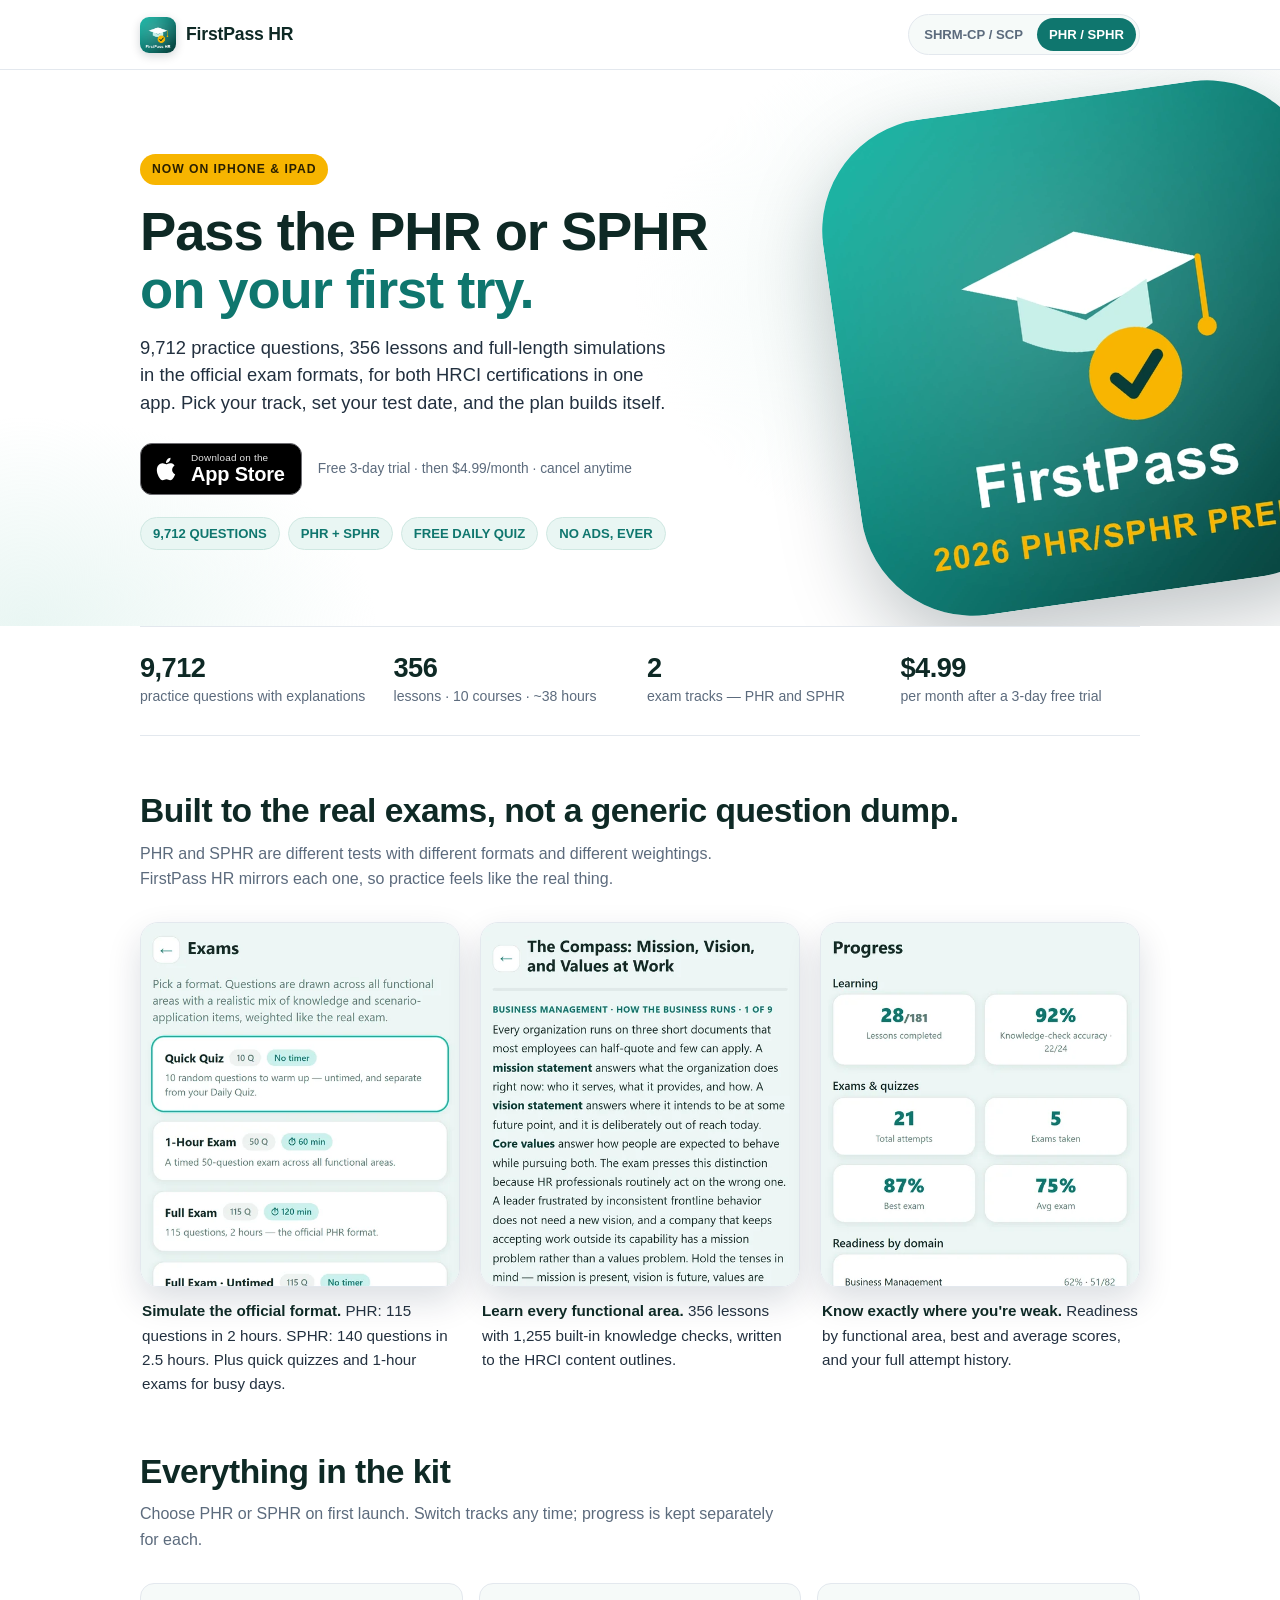
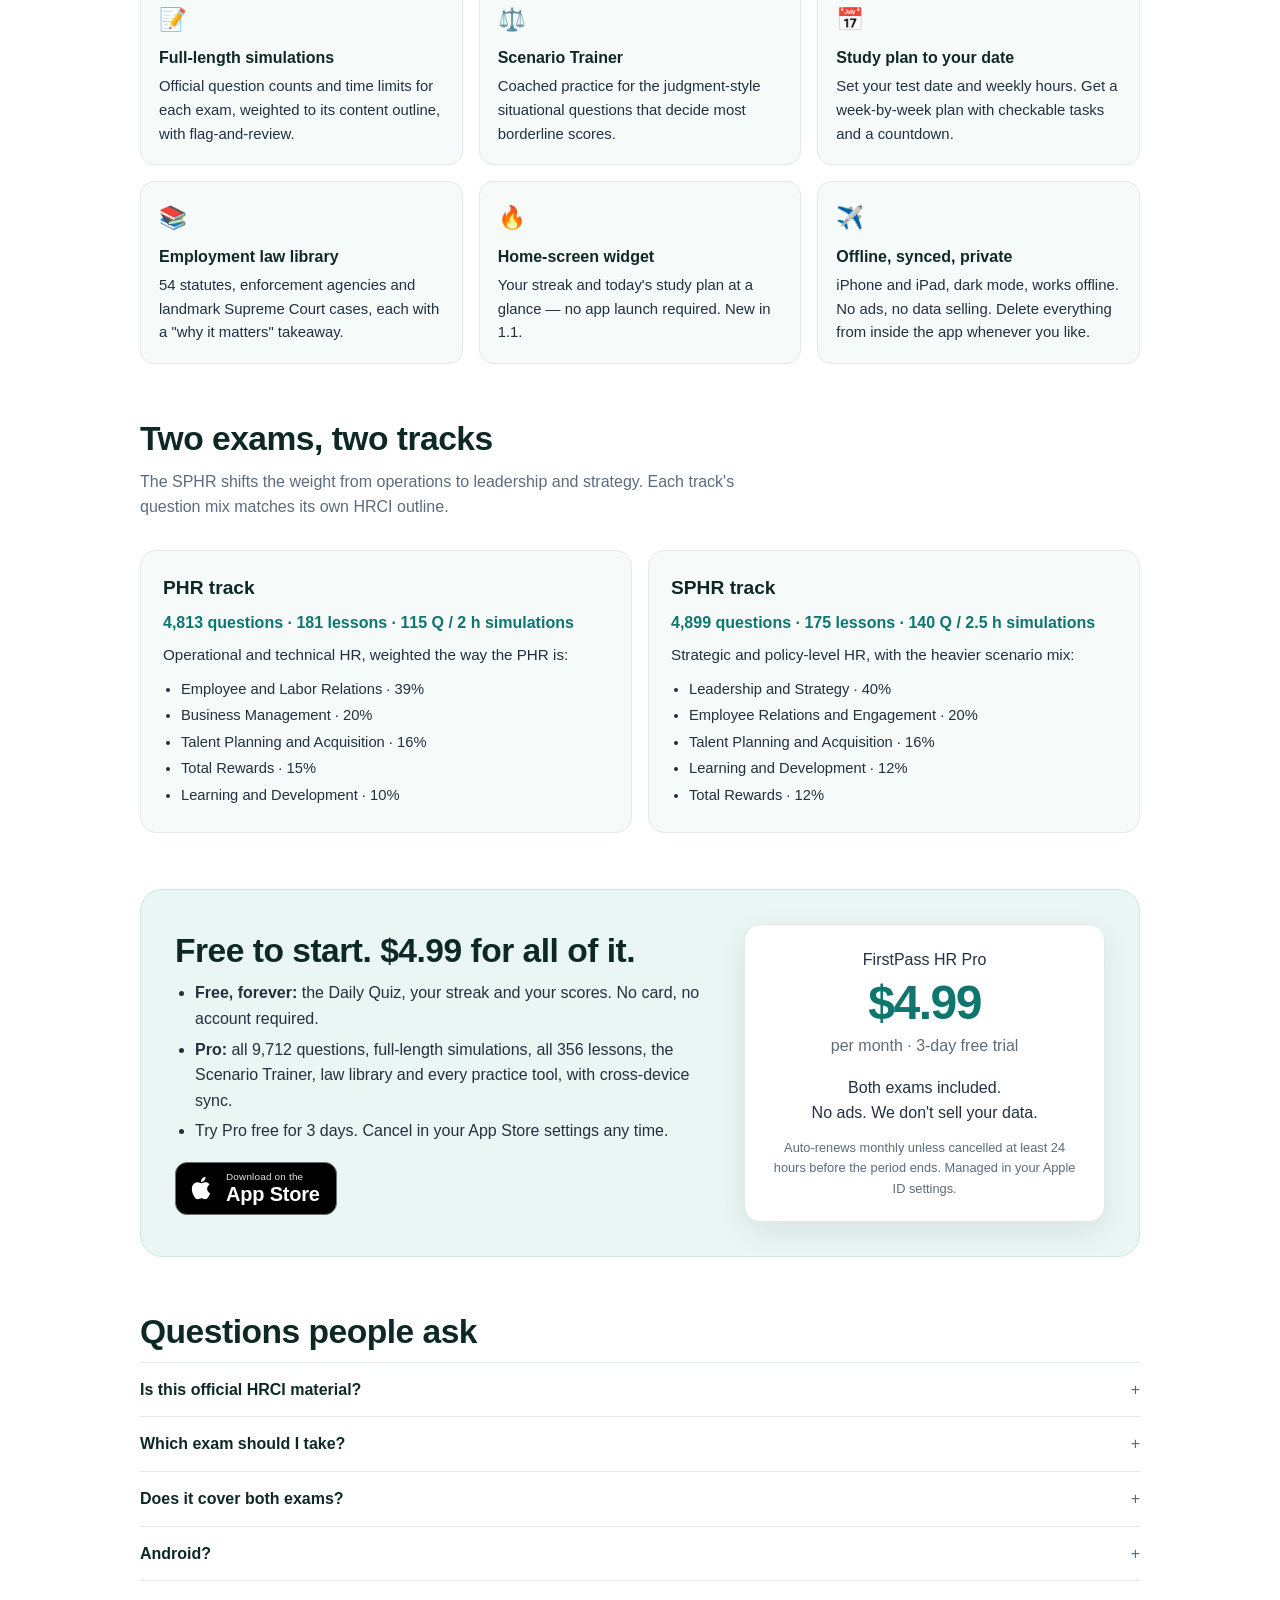
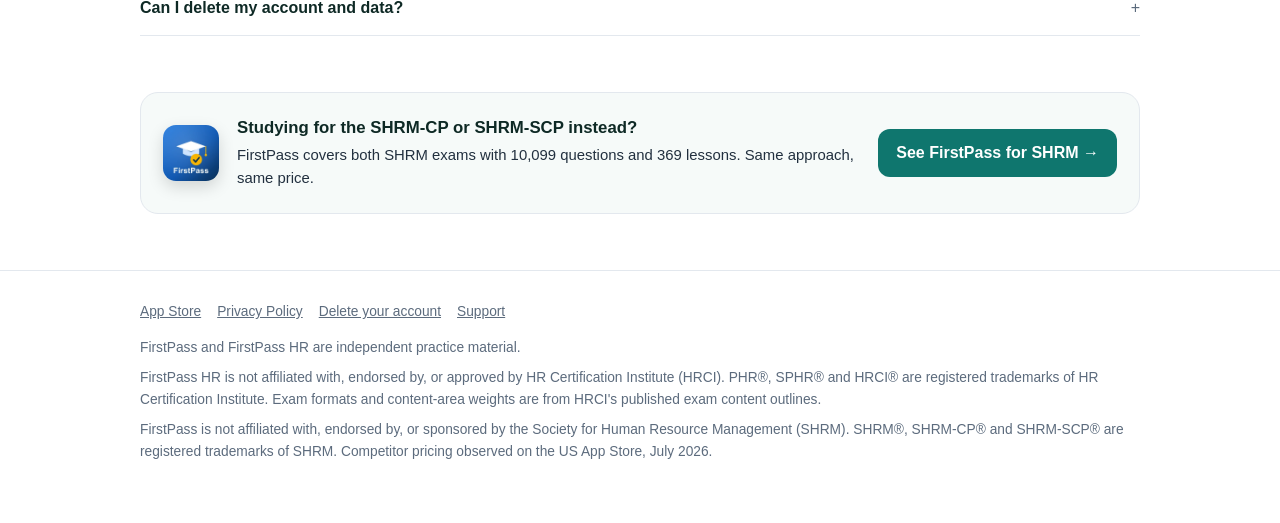
<file: index.html>
<!doctype html>
<html lang="en" data-app="hr">
<head>
<meta charset="utf-8" />
<meta name="viewport" content="width=device-width, initial-scale=1" />
<title>FirstPass — SHRM &amp; HRCI Exam Prep Apps · $4.99/month</title>
<meta name="description" content="Two apps, four certifications. FirstPass (SHRM-CP/SCP) and FirstPass HR (PHR/SPHR): 19,800+ original practice questions, full-length simulations, $4.99/month with a 3-day free trial." />
<meta name="theme-color" content="#ffffff" />
<link rel="icon" href="img/icon.webp" type="image/webp" />
<link rel="apple-touch-icon" href="img/apple-touch-icon.png" />
<meta property="og:type" content="website" />
<meta property="og:title" content="FirstPass — SHRM &amp; HRCI Exam Prep Apps" />
<meta property="og:description" content="SHRM-CP/SCP and PHR/SPHR prep: 19,800+ original questions, full-length simulations, $4.99/month. 3-day free trial, free Daily Quiz forever." />
<meta property="og:image" content="https://brandonpostlethwait.github.io/firstpass-hr-site/img/og.jpg" />
<meta property="og:url" content="https://brandonpostlethwait.github.io/firstpass-hr-site/" />
<meta name="twitter:card" content="summary_large_image" />
<style>
/* ---------- theme tokens: HR (teal) is the default, SHRM (blue) overrides --- */
:root{
  --gold:#f7b500;
  --accent:#0f766e;--accent-deep:#083a36;
  --tint:#e9f6f3;--tint-line:#cfe8e2;
  --ink:#0e2925;--body:#22303f;--muted:#5c6b7d;--line:#e3e8ee;--bg:#ffffff;--card:#f6faf9;
}
html[data-app="shrm"]{
  --accent:#1259b3;--accent-deep:#0a2f55;
  --tint:#eaf2fc;--tint-line:#d3e3f7;
  --ink:#0a1f33;--card:#f5f8fc;
}
@media (prefers-color-scheme:dark){
  :root{--ink:#e8eef6;--body:#c7d2de;--muted:#93a1b1;--line:#26303c;--bg:#0f1514;--card:#151f1d;--accent:#5ad0c2;--tint:#12302c;--tint-line:#1d4740}
  html[data-app="shrm"]{--bg:#0d1320;--card:#131c2b;--line:#263142;--accent:#74aef5;--tint:#16263d;--tint-line:#23405f}
}
/* ---------- app-view switching ---------- */
html[data-app="hr"] .only-shrm{display:none !important}
html[data-app="shrm"] .only-hr{display:none !important}

*{box-sizing:border-box}
html{scroll-behavior:smooth}
body{margin:0;background:var(--bg);color:var(--body);font:16px/1.6 -apple-system,BlinkMacSystemFont,"Segoe UI",Roboto,Helvetica,Arial,sans-serif;-webkit-text-size-adjust:100%}
a{color:var(--accent)}
.wrap{max-width:1040px;margin:0 auto;padding:0 20px}

/* nav */
.topbar{border-bottom:1px solid var(--line)}
.nav{display:flex;align-items:center;justify-content:space-between;gap:12px;padding:14px 0}
.brand{display:flex;align-items:center;gap:10px;font-weight:800;font-size:1.1rem;letter-spacing:-.01em;color:var(--ink);text-decoration:none;white-space:nowrap}
.brand img{width:36px;height:36px;border-radius:9px;box-shadow:0 3px 10px rgba(10,30,40,.18)}
.switch{display:inline-flex;background:var(--card);border:1px solid var(--line);border-radius:999px;padding:3px;gap:2px}
.switch button{appearance:none;background:none;border:0;cursor:pointer;color:var(--muted);font:inherit;font-size:.82rem;font-weight:700;padding:6px 12px;border-radius:999px;white-space:nowrap}
.switch button.on{background:var(--accent);color:#fff}
.switch button:not(.on):hover{color:var(--ink)}

/* hero — white, with the app icon oversized in the background */
.hero{position:relative;isolation:isolate;overflow:hidden;padding:84px 0 76px;background:
  radial-gradient(52% 75% at 86% 40%,var(--tint) 0%,transparent 70%),
  radial-gradient(38% 52% at 2% 100%,var(--tint) 0%,transparent 72%),
  var(--bg)}
.hero-copy{max-width:37rem}
.hero-copy::after{content:"";display:block;clear:both}
.heroicon{position:absolute;z-index:-1;right:-60px;top:50%;width:500px;height:500px;transform:translateY(-50%) rotate(-8deg);border-radius:22.5%;box-shadow:0 30px 80px rgba(10,30,40,.26);pointer-events:none}
.kicker{display:inline-block;background:var(--gold);color:#2a2000;font-weight:800;font-size:.76rem;letter-spacing:.08em;text-transform:uppercase;padding:6px 12px;border-radius:999px;margin-bottom:18px}
h1{font-size:clamp(2.1rem,5vw,3.4rem);line-height:1.05;margin:0 0 16px;font-weight:800;letter-spacing:-.02em;color:var(--ink)}
h1 .hl{color:var(--accent)}
.lede{font-size:1.15rem;line-height:1.5;color:var(--body);max-width:34rem;margin:0 0 26px}
.cta-row{display:flex;flex-wrap:wrap;align-items:center;gap:16px;margin-bottom:14px}
.badge{display:inline-flex;align-items:center;gap:10px;background:#000;color:#fff;border:1.5px solid #6e6e73;border-radius:12px;padding:9px 16px 9px 12px;text-decoration:none;line-height:1.1;transition:transform .12s}
.badge:hover{transform:translateY(-1px)}
.badge svg{width:28px;height:28px;flex:none}
.badge small{display:block;font-size:.62rem;letter-spacing:.02em;opacity:.9}
.badge b{display:block;font-size:1.25rem;font-weight:600;letter-spacing:-.01em}
.fine{font-size:.86rem;color:var(--muted);margin:0}
.pills{display:flex;flex-wrap:wrap;gap:8px;margin-top:22px}
.pill{background:var(--tint);border:1px solid var(--tint-line);color:var(--accent);border-radius:999px;padding:5px 12px;font-size:.82rem;font-weight:700}

/* stats */
.stats{display:grid;grid-template-columns:repeat(4,1fr);gap:14px;padding:26px 0;border-top:1px solid var(--line);border-bottom:1px solid var(--line)}
.stat b{display:block;font-size:1.7rem;color:var(--ink);letter-spacing:-.02em;line-height:1.1}
.stat span{font-size:.88rem;color:var(--muted)}

section{padding:56px 0}
h2{color:var(--ink);font-size:clamp(1.5rem,3vw,2.1rem);line-height:1.15;margin:0 0 10px;letter-spacing:-.015em}
.sub{color:var(--muted);margin:0 0 30px;max-width:40rem}

/* screenshots */
.shots{display:grid;grid-template-columns:repeat(3,1fr);gap:20px}
.shot img{width:100%;height:auto;aspect-ratio:7/8;object-fit:cover;object-position:top;display:block;border-radius:18px;border:1px solid var(--line);box-shadow:0 14px 34px rgba(8,30,54,.14)}
.shot p{margin:12px 2px 0;font-size:.95rem}
.shot p b{color:var(--ink)}

/* features */
.feats{display:grid;grid-template-columns:repeat(3,1fr);gap:16px}
.feat{background:var(--card);border:1px solid var(--line);border-radius:14px;padding:18px}
.feat .ic{font-size:1.4rem;margin-bottom:8px}
.feat b{display:block;color:var(--ink);margin-bottom:4px}
.feat p{margin:0;font-size:.93rem}

/* tracks */
.tracks{display:grid;grid-template-columns:1fr 1fr;gap:16px}
.track{border:1px solid var(--line);border-radius:16px;padding:22px;background:var(--card)}
.track h3{margin:0 0 6px;color:var(--ink);font-size:1.2rem}
.track .n{color:var(--accent);font-weight:800}
.track p{margin:8px 0 0;font-size:.95rem}
.track ul{margin:10px 0 0;padding-left:18px;font-size:.92rem}
.track li{margin:3px 0}

/* pricing (light tinted card) */
.price{background:var(--tint);border:1px solid var(--tint-line);border-radius:22px;padding:34px;display:grid;grid-template-columns:1.2fr .8fr;gap:28px;align-items:center}
.price h2{margin-top:0}
.price ul{margin:0 0 18px;padding-left:20px}
.price li{margin:5px 0}
.pricecard{background:var(--bg);border:1px solid var(--line);border-radius:16px;padding:22px;text-align:center;color:var(--body);box-shadow:0 10px 30px rgba(10,30,40,.08)}
.pricecard .was{font-size:.85rem;color:var(--muted)}
.pricecard .now{font-size:3rem;font-weight:800;letter-spacing:-.03em;line-height:1;color:var(--accent);margin:6px 0}
.pricecard .per{color:var(--muted);margin-bottom:16px}
.pricecard .foot{font-size:.8rem;color:var(--muted);margin-top:12px}

/* faq */
details{border-top:1px solid var(--line);padding:14px 0}
details:last-of-type{border-bottom:1px solid var(--line)}
summary{cursor:pointer;font-weight:700;color:var(--ink);list-style:none;display:flex;justify-content:space-between;gap:12px}
summary::after{content:"+";color:var(--muted);font-weight:400}
details[open] summary::after{content:"–"}
details p{margin:10px 0 0;font-size:.95rem}

/* footer */
footer{border-top:1px solid var(--line);padding:30px 0 60px;color:var(--muted);font-size:.86rem}
footer .links{display:flex;flex-wrap:wrap;gap:16px;margin-bottom:14px}
footer .links a{color:var(--muted)}
footer p{margin:8px 0 0}

/* sister-app card (bottom cross-promo) */
.sister{background:var(--card);border:1px solid var(--line);border-radius:18px;padding:22px;display:flex;align-items:center;gap:18px;flex-wrap:wrap}
.sister img{width:56px;height:56px;border-radius:13px;flex:none;box-shadow:0 6px 16px rgba(0,0,0,.15)}
.sister .t{flex:1;min-width:220px}
.sister .t b{display:block;color:var(--ink);font-size:1.05rem;margin-bottom:2px}
.sister .t p{margin:0;font-size:.93rem}
.sister .go{display:inline-block;color:#fff;background:var(--accent);border:0;cursor:pointer;font:inherit;font-weight:700;padding:11px 18px;border-radius:12px;white-space:nowrap}
.sister .go:hover{filter:brightness(1.08)}

@media (max-width:1180px){
  .heroicon{width:460px;right:-50px}
}
@media (max-width:980px){
  .heroicon{width:400px;right:-44px}
  .hero-copy{max-width:30rem}
}
@media (max-width:860px){
  .hero{padding:28px 0 36px}
  .hero-copy{max-width:none}
  .heroicon{position:static;float:right;width:min(50%,260px);height:auto;margin:0 -46px 10px 16px;transform:rotate(6deg)}
  .stats{grid-template-columns:repeat(2,1fr)}
  .shots,.feats{grid-template-columns:1fr 1fr}
  .tracks,.price{grid-template-columns:1fr}
}
@media (max-width:540px){
  .shots,.feats{grid-template-columns:1fr}
  section{padding:40px 0}
  .switch button{padding:6px 9px;font-size:.76rem}
  h1{font-size:clamp(1.75rem,7.5vw,2.3rem)}
  .heroicon{margin-right:-38px}
}
</style>
</head>
<body>

<div class="topbar">
  <div class="wrap">
    <nav class="nav">
      <a class="brand" href="./">
        <img class="only-hr" src="img/icon.webp" alt="" width="36" height="36" />
        <img class="only-shrm" src="img/icon-shrm.webp" alt="" width="36" height="36" />
        <span class="only-hr">FirstPass HR</span><span class="only-shrm">FirstPass</span>
      </a>
      <div class="switch" role="tablist" aria-label="Choose your certification">
        <button type="button" data-app="shrm" role="tab">SHRM-CP / SCP</button>
        <button type="button" data-app="hr" class="on" role="tab" aria-selected="true">PHR / SPHR</button>
      </div>
      <noscript><a href="https://brandonpostlethwait.github.io/shrm-cp-study-site/" style="font-size:.85rem">SHRM app site →</a></noscript>
    </nav>
  </div>
</div>

<header class="hero">
  <div class="wrap">

    <!-- ============ HERO: HR (PHR/SPHR) ============ -->
    <div class="hero-copy only-hr">
      <img class="heroicon" src="img/icon-hr-big.webp" alt="" />
        <span class="kicker">Now on iPhone &amp; iPad</span>
        <h1>Pass the PHR or SPHR<br /><span class="hl">on your first try.</span></h1>
        <p class="lede">9,712 practice questions, 356 lessons and full-length simulations in the official exam formats, for both HRCI certifications in one app. Pick your track, set your test date, and the plan builds itself.</p>
        <div class="cta-row">
          <a class="badge" href="https://apps.apple.com/us/app/id6806087725" aria-label="Download FirstPass HR on the App Store">
            <svg viewBox="0 0 24 24" aria-hidden="true"><path fill="#fff" d="M16.4 12.6c0-2.4 2-3.6 2.1-3.7-1.1-1.7-2.9-1.9-3.5-1.9-1.5-.2-2.9.9-3.7.9-.8 0-1.9-.9-3.2-.8-1.6 0-3.1 1-4 2.4-1.7 3-.4 7.3 1.2 9.7.8 1.2 1.8 2.5 3 2.4 1.2 0 1.7-.8 3.2-.8s1.9.8 3.2.8c1.3 0 2.2-1.2 3-2.4.9-1.4 1.3-2.7 1.3-2.8-.1 0-2.6-1-2.6-3.8zM14 5.4c.7-.8 1.1-1.9 1-3-1 0-2.1.7-2.8 1.5-.6.7-1.2 1.8-1 2.9 1.1.1 2.1-.6 2.8-1.4z"/></svg>
            <span><small>Download on the</small><b>App Store</b></span>
          </a>
          <span class="fine">Free 3-day trial · then $4.99/month · cancel anytime</span>
        </div>
        <div class="pills">
          <span class="pill">9,712 QUESTIONS</span>
          <span class="pill">PHR + SPHR</span>
          <span class="pill">FREE DAILY QUIZ</span>
          <span class="pill">NO ADS, EVER</span>
        </div>
    </div>

    <!-- ============ HERO: SHRM ============ -->
    <div class="hero-copy only-shrm">
      <img class="heroicon" src="img/icon-shrm-big.webp" alt="" />
        <span class="kicker">Testing in December? Start now.</span>
        <h1>Both SHRM exams.<br /><span class="hl">One fair price.</span></h1>
        <p class="lede">10,099 practice questions, 369 lessons and full-length timed exams for the SHRM-CP and SHRM-SCP, built to the 2026 BASK. Most prep apps charge $24.99 a month. FirstPass is $4.99.</p>
        <div class="cta-row">
          <a class="badge" href="https://apps.apple.com/us/app/id6792333505" aria-label="Download FirstPass on the App Store">
            <svg viewBox="0 0 24 24" aria-hidden="true"><path fill="#fff" d="M16.4 12.6c0-2.4 2-3.6 2.1-3.7-1.1-1.7-2.9-1.9-3.5-1.9-1.5-.2-2.9.9-3.7.9-.8 0-1.9-.9-3.2-.8-1.6 0-3.1 1-4 2.4-1.7 3-.4 7.3 1.2 9.7.8 1.2 1.8 2.5 3 2.4 1.2 0 1.7-.8 3.2-.8s1.9.8 3.2.8c1.3 0 2.2-1.2 3-2.4.9-1.4 1.3-2.7 1.3-2.8-.1 0-2.6-1-2.6-3.8zM14 5.4c.7-.8 1.1-1.9 1-3-1 0-2.1.7-2.8 1.5-.6.7-1.2 1.8-1 2.9 1.1.1 2.1-.6 2.8-1.4z"/></svg>
            <span><small>Download on the</small><b>App Store</b></span>
          </a>
          <span class="fine">Free 3-day trial · then $4.99/month · cancel anytime</span>
        </div>
        <div class="pills">
          <span class="pill">10,099 QUESTIONS</span>
          <span class="pill">CP + SCP</span>
          <span class="pill">FREE DAILY QUIZ</span>
          <span class="pill">NO ADS, EVER</span>
        </div>
    </div>
  </div>
</header>

<!-- ============ STATS ============ -->
<div class="wrap only-hr">
  <div class="stats">
    <div class="stat"><b>9,712</b><span>practice questions with explanations</span></div>
    <div class="stat"><b>356</b><span>lessons · 10 courses · ~38 hours</span></div>
    <div class="stat"><b>2</b><span>exam tracks — PHR and SPHR</span></div>
    <div class="stat"><b>$4.99</b><span>per month after a 3-day free trial</span></div>
  </div>
</div>
<div class="wrap only-shrm">
  <div class="stats">
    <div class="stat"><b>10,099</b><span>practice questions with explanations</span></div>
    <div class="stat"><b>369</b><span>lessons · 8 courses · ~39 hours</span></div>
    <div class="stat"><b>2</b><span>exam tracks — SHRM-CP and SHRM-SCP</span></div>
    <div class="stat"><b>$4.99</b><span>per month · others charge $24.99</span></div>
  </div>
</div>

<!-- ============ HOW: HR ============ -->
<section class="only-hr">
  <div class="wrap">
    <h2>Built to the real exams, not a generic question dump.</h2>
    <p class="sub">PHR and SPHR are different tests with different formats and different weightings. FirstPass HR mirrors each one, so practice feels like the real thing.</p>
    <div class="shots">
      <div class="shot">
        <img src="img/shot-exams.webp" alt="The Exams screen with Quick Quiz, 1-Hour Exam and the full 115-question, 2-hour PHR format" loading="lazy" width="560" height="640" />
        <p><b>Simulate the official format.</b> PHR: 115 questions in 2 hours. SPHR: 140 questions in 2.5 hours. Plus quick quizzes and 1-hour exams for busy days.</p>
      </div>
      <div class="shot">
        <img src="img/shot-lesson.webp" alt="A Business Management lesson with key terms in bold" loading="lazy" width="560" height="640" />
        <p><b>Learn every functional area.</b> 356 lessons with 1,255 built-in knowledge checks, written to the HRCI content outlines.</p>
      </div>
      <div class="shot">
        <img src="img/shot-progress.webp" alt="Progress screen showing readiness by functional area" loading="lazy" width="560" height="640" />
        <p><b>Know exactly where you're weak.</b> Readiness by functional area, best and average scores, and your full attempt history.</p>
      </div>
    </div>
  </div>
</section>

<!-- ============ HOW: SHRM ============ -->
<section class="only-shrm">
  <div class="wrap">
    <h2>Ten minutes a day. All the way to exam day.</h2>
    <p class="sub">The winter testing window runs December 1 to February 15. Candidates who pass don't cram in November. They do questions every day from now until their date.</p>
    <div class="shots">
      <div class="shot">
        <img src="img/shrm-shot-exam.webp" alt="A timed practice exam in progress" loading="lazy" width="560" height="640" />
        <p><b>Train like it's test day.</b> Full-length timed exams in the real format, half of them situational judgment, with flag-and-review and a free Daily Quiz to keep the streak alive.</p>
      </div>
      <div class="shot">
        <img src="img/shrm-shot-lesson.webp" alt="A lesson from the SHRM-SCP track with key takeaways" loading="lazy" width="560" height="640" />
        <p><b>Learn what you're weak at.</b> 369 lessons with knowledge checks, a study plan paced to your exam date and weekly hours.</p>
      </div>
      <div class="shot">
        <img src="img/shrm-shot-results.webp" alt="Practice exam results with a domain breakdown" loading="lazy" width="560" height="640" />
        <p><b>Walk in knowing you'll pass.</b> Readiness by domain against the 70% benchmark, every answer explained, full attempt history.</p>
      </div>
    </div>
  </div>
</section>

<!-- ============ FEATURES: HR ============ -->
<section class="only-hr" style="padding-top:0">
  <div class="wrap">
    <h2>Everything in the kit</h2>
    <p class="sub">Choose PHR or SPHR on first launch. Switch tracks any time; progress is kept separately for each.</p>
    <div class="feats">
      <div class="feat"><div class="ic">📝</div><b>Full-length simulations</b><p>Official question counts and time limits for each exam, weighted to its content outline, with flag-and-review.</p></div>
      <div class="feat"><div class="ic">⚖️</div><b>Scenario Trainer</b><p>Coached practice for the judgment-style situational questions that decide most borderline scores.</p></div>
      <div class="feat"><div class="ic">📅</div><b>Study plan to your date</b><p>Set your test date and weekly hours. Get a week-by-week plan with checkable tasks and a countdown.</p></div>
      <div class="feat"><div class="ic">📚</div><b>Employment law library</b><p>54 statutes, enforcement agencies and landmark Supreme Court cases, each with a "why it matters" takeaway.</p></div>
      <div class="feat"><div class="ic">🔥</div><b>Home-screen widget</b><p>Your streak and today's study plan at a glance — no app launch required. New in 1.1.</p></div>
      <div class="feat"><div class="ic">✈️</div><b>Offline, synced, private</b><p>iPhone and iPad, dark mode, works offline. No ads, no data selling. Delete everything from inside the app whenever you like.</p></div>
    </div>
  </div>
</section>

<!-- ============ FEATURES: SHRM ============ -->
<section class="only-shrm" style="padding-top:0">
  <div class="wrap">
    <h2>Everything in the kit</h2>
    <p class="sub">Pick your exam on first launch and the whole app builds itself around it. Switch tracks any time.</p>
    <div class="feats">
      <div class="feat"><div class="ic">📝</div><b>Practice exams</b><p>Quick quiz, 1-hour, and full-length timed exams that mirror the real thing, with flag-and-review.</p></div>
      <div class="feat"><div class="ic">⚖️</div><b>Situational-judgment trainer</b><p>5,078 SJT scenarios with coaching on why the strongest response is strongest. Half the real exam is SJT.</p></div>
      <div class="feat"><div class="ic">📅</div><b>Adaptive study plan</b><p>Set your date and hours per week. Get a week-by-week plan with checkable tasks and a countdown.</p></div>
      <div class="feat"><div class="ic">📈</div><b>Readiness by domain</b><p>People, Organization, Workplace, Behavioral competencies — see exactly where you stand against the 70% benchmark.</p></div>
      <div class="feat"><div class="ic">📚</div><b>Reference library</b><p>77 glossary terms, 47 acronyms, 54 employment laws, agencies and Supreme Court cases in plain English.</p></div>
      <div class="feat"><div class="ic">✈️</div><b>Works offline, syncs everywhere</b><p>iPhone, iPad, dark mode. Progress follows your account. Delete it all from inside the app whenever you like.</p></div>
    </div>
  </div>
</section>

<!-- ============ TRACKS: HR ============ -->
<section class="only-hr" style="padding-top:0">
  <div class="wrap">
    <h2>Two exams, two tracks</h2>
    <p class="sub">The SPHR shifts the weight from operations to leadership and strategy. Each track's question mix matches its own HRCI outline.</p>
    <div class="tracks">
      <div class="track">
        <h3>PHR track</h3>
        <span class="n">4,813 questions · 181 lessons · 115 Q / 2 h simulations</span>
        <p>Operational and technical HR, weighted the way the PHR is:</p>
        <ul>
          <li>Employee and Labor Relations · 39%</li>
          <li>Business Management · 20%</li>
          <li>Talent Planning and Acquisition · 16%</li>
          <li>Total Rewards · 15%</li>
          <li>Learning and Development · 10%</li>
        </ul>
      </div>
      <div class="track">
        <h3>SPHR track</h3>
        <span class="n">4,899 questions · 175 lessons · 140 Q / 2.5 h simulations</span>
        <p>Strategic and policy-level HR, with the heavier scenario mix:</p>
        <ul>
          <li>Leadership and Strategy · 40%</li>
          <li>Employee Relations and Engagement · 20%</li>
          <li>Talent Planning and Acquisition · 16%</li>
          <li>Learning and Development · 12%</li>
          <li>Total Rewards · 12%</li>
        </ul>
      </div>
    </div>
  </div>
</section>

<!-- ============ TRACKS: SHRM ============ -->
<section class="only-shrm" style="padding-top:0">
  <div class="wrap">
    <h2>Two tracks, written at two altitudes</h2>
    <p class="sub">The SCP isn't the CP with harder vocabulary. It tests judgment at the executive level, so our SCP track is written there.</p>
    <div class="tracks">
      <div class="track">
        <h3>SHRM-CP track</h3>
        <span class="n">5,079 questions · 179 lessons · ~18 hours</span>
        <p>HR practice end to end at the operational level the exam tests: talent acquisition, total rewards, employee relations, employment law, the behavioral competencies.</p>
      </div>
      <div class="track">
        <h3>SHRM-SCP track</h3>
        <span class="n">5,020 questions · 190 lessons · ~21 hours</span>
        <p>People strategy, organization design and M&amp;A, workforce analytics, global workforce strategy, ESG and human-capital disclosure, board-level judgment.</p>
      </div>
    </div>
  </div>
</section>

<!-- ============ PRICING: HR ============ -->
<section class="only-hr" style="padding-top:0">
  <div class="wrap">
    <div class="price">
      <div>
        <h2>Free to start. $4.99 for all of it.</h2>
        <ul>
          <li><b>Free, forever:</b> the Daily Quiz, your streak and your scores. No card, no account required.</li>
          <li><b>Pro:</b> all 9,712 questions, full-length simulations, all 356 lessons, the Scenario Trainer, law library and every practice tool, with cross-device sync.</li>
          <li>Try Pro free for 3 days. Cancel in your App Store settings any time.</li>
        </ul>
        <a class="badge" href="https://apps.apple.com/us/app/id6806087725" aria-label="Download FirstPass HR on the App Store">
          <svg viewBox="0 0 24 24" aria-hidden="true"><path fill="#fff" d="M16.4 12.6c0-2.4 2-3.6 2.1-3.7-1.1-1.7-2.9-1.9-3.5-1.9-1.5-.2-2.9.9-3.7.9-.8 0-1.9-.9-3.2-.8-1.6 0-3.1 1-4 2.4-1.7 3-.4 7.3 1.2 9.7.8 1.2 1.8 2.5 3 2.4 1.2 0 1.7-.8 3.2-.8s1.9.8 3.2.8c1.3 0 2.2-1.2 3-2.4.9-1.4 1.3-2.7 1.3-2.8-.1 0-2.6-1-2.6-3.8zM14 5.4c.7-.8 1.1-1.9 1-3-1 0-2.1.7-2.8 1.5-.6.7-1.2 1.8-1 2.9 1.1.1 2.1-.6 2.8-1.4z"/></svg>
          <span><small>Download on the</small><b>App Store</b></span>
        </a>
      </div>
      <div class="pricecard">
        <div>FirstPass HR Pro</div>
        <div class="now">$4.99</div>
        <div class="per">per month · 3-day free trial</div>
        <div>Both exams included.<br />No ads. We don't sell your data.</div>
        <div class="foot">Auto-renews monthly unless cancelled at least 24 hours before the period ends. Managed in your Apple ID settings.</div>
      </div>
    </div>
  </div>
</section>

<!-- ============ PRICING: SHRM ============ -->
<section class="only-shrm" style="padding-top:0">
  <div class="wrap">
    <div class="price">
      <div>
        <h2>Free to start. $4.99 for all of it.</h2>
        <ul>
          <li><b>Free, forever:</b> the Daily Quiz, your streak, your scores, the study plan. No card, no account required.</li>
          <li><b>Pro:</b> all 10,099 questions, full-length exams, all 369 lessons, every practice tool, cross-device sync.</li>
          <li>Try Pro free for 3 days. Cancel in your App Store settings any time.</li>
        </ul>
        <a class="badge" href="https://apps.apple.com/us/app/id6792333505" aria-label="Download FirstPass on the App Store">
          <svg viewBox="0 0 24 24" aria-hidden="true"><path fill="#fff" d="M16.4 12.6c0-2.4 2-3.6 2.1-3.7-1.1-1.7-2.9-1.9-3.5-1.9-1.5-.2-2.9.9-3.7.9-.8 0-1.9-.9-3.2-.8-1.6 0-3.1 1-4 2.4-1.7 3-.4 7.3 1.2 9.7.8 1.2 1.8 2.5 3 2.4 1.2 0 1.7-.8 3.2-.8s1.9.8 3.2.8c1.3 0 2.2-1.2 3-2.4.9-1.4 1.3-2.7 1.3-2.8-.1 0-2.6-1-2.6-3.8zM14 5.4c.7-.8 1.1-1.9 1-3-1 0-2.1.7-2.8 1.5-.6.7-1.2 1.8-1 2.9 1.1.1 2.1-.6 2.8-1.4z"/></svg>
          <span><small>Download on the</small><b>App Store</b></span>
        </a>
      </div>
      <div class="pricecard">
        <div class="was">Most SHRM prep apps: $24.99/mo</div>
        <div class="now">$4.99</div>
        <div class="per">per month · 3-day free trial</div>
        <div>Both exams included.<br />No ads. We don't sell your data.</div>
        <div class="foot">Auto-renews monthly unless cancelled at least 24 hours before the period ends. Managed in your Apple ID settings.</div>
      </div>
    </div>
  </div>
</section>

<!-- ============ FAQ: HR ============ -->
<section class="only-hr" style="padding-top:0">
  <div class="wrap">
    <h2>Questions people ask</h2>
    <details><summary>Is this official HRCI material?</summary><p>No. FirstPass HR is independent study material written to HRCI's published exam content outlines. It is not affiliated with, endorsed by, or approved by HRCI, and our questions are not official exam items.</p></details>
    <details><summary>Which exam should I take?</summary><p>HRCI sets the eligibility rules. Broadly, the PHR is for operational HR professionals and the SPHR is for those in strategic or policy-making roles, with experience requirements that depend on your education. Check hrci.org before applying.</p></details>
    <details><summary>Does it cover both exams?</summary><p>Yes, as separate tracks with separate question banks, lessons, exam formats and progress. Choose on first launch and switch any time in Settings.</p></details>
    <details><summary>Android?</summary><p>iPhone and iPad today. Android is on the roadmap; email us and we'll let you know when it ships.</p></details>
    <details><summary>Can I delete my account and data?</summary><p>Yes, from inside the app (Settings → Account → Delete), or <a href="delete-account.html">follow these steps</a>.</p></details>
  </div>
</section>

<!-- ============ FAQ: SHRM ============ -->
<section class="only-shrm" style="padding-top:0">
  <div class="wrap">
    <h2>Questions people ask</h2>
    <details><summary>Is this official SHRM material?</summary><p>No. FirstPass is independent study material written to the public 2026 SHRM BASK. It is not affiliated with, endorsed by, or sponsored by SHRM, and our questions are not official exam items.</p></details>
    <details><summary>When is the next testing window?</summary><p>The winter window runs December 1, 2026 to February 15, 2027. SHRM's standard application deadline for that window is December 24, 2026. Check shrm.org for current dates and fees before applying.</p></details>
    <details><summary>Does it cover the SHRM-SCP, or just the CP?</summary><p>Both, as separate tracks. You choose on first launch and can switch in Settings. The SCP track has its own 5,020 senior-level questions and 190 lessons.</p></details>
    <details><summary>Android?</summary><p>iPhone and iPad today. Android is on the roadmap; email us and we'll let you know when it ships.</p></details>
    <details><summary>Can I delete my account and data?</summary><p>Yes, from inside the app (Settings → Account → Delete), or <a href="https://brandonpostlethwait.github.io/shrm-cp-study-site/delete-account.html">follow these steps</a>.</p></details>
  </div>
</section>

<!-- ============ SISTER-APP CROSS-PROMO ============ -->
<section class="only-hr" style="padding-top:0">
  <div class="wrap">
    <div class="sister">
      <img src="img/icon-shrm.webp" alt="" width="56" height="56" />
      <div class="t"><b>Studying for the SHRM-CP or SHRM-SCP instead?</b><p>FirstPass covers both SHRM exams with 10,099 questions and 369 lessons. Same approach, same price.</p></div>
      <button type="button" class="go js-switch" data-app="shrm">See FirstPass for SHRM →</button>
    </div>
  </div>
</section>
<section class="only-shrm" style="padding-top:0">
  <div class="wrap">
    <div class="sister">
      <img src="img/icon.webp" alt="" width="56" height="56" />
      <div class="t"><b>Studying for the PHR or SPHR instead?</b><p>FirstPass HR is the same approach for the HRCI exams: 9,712 questions, 356 lessons, full-length simulations in the official formats. Same price.</p></div>
      <button type="button" class="go js-switch" data-app="hr">See FirstPass HR →</button>
    </div>
  </div>
</section>

<footer>
  <div class="wrap">
    <div class="links">
      <a class="only-hr" href="https://apps.apple.com/us/app/id6806087725">App Store</a>
      <a class="only-shrm" href="https://apps.apple.com/us/app/id6792333505">App Store</a>
      <a class="only-hr" href="privacy.html">Privacy Policy</a>
      <a class="only-shrm" href="https://brandonpostlethwait.github.io/shrm-cp-study-site/privacy.html">Privacy Policy</a>
      <a class="only-hr" href="delete-account.html">Delete your account</a>
      <a class="only-shrm" href="https://brandonpostlethwait.github.io/shrm-cp-study-site/delete-account.html">Delete your account</a>
      <a href="mailto:brandon.postlethwait@yahoo.com">Support</a>
    </div>
    <p>FirstPass and FirstPass HR are independent practice material.</p>
    <p>FirstPass HR is not affiliated with, endorsed by, or approved by HR Certification Institute (HRCI). PHR®, SPHR® and HRCI® are registered trademarks of HR Certification Institute. Exam formats and content-area weights are from HRCI's published exam content outlines.</p>
    <p>FirstPass is not affiliated with, endorsed by, or sponsored by the Society for Human Resource Management (SHRM). SHRM®, SHRM-CP® and SHRM-SCP® are registered trademarks of SHRM. Competitor pricing observed on the US App Store, July 2026.</p>
  </div>
</footer>

<script>
(function(){
  var KEY='fp-app';
  function setApp(app,updateHash){
    if(app!=='hr'&&app!=='shrm')return;
    document.documentElement.setAttribute('data-app',app);
    try{localStorage.setItem(KEY,app)}catch(e){}
    document.querySelectorAll('.switch button').forEach(function(b){
      var on=b.getAttribute('data-app')===app;
      b.classList.toggle('on',on);
      b.setAttribute('aria-selected',on?'true':'false');
    });
    if(updateHash!==false){
      try{history.replaceState(null,'','#'+(app==='shrm'?'shrm':'phr'))}catch(e){}
    }
  }
  function fromHash(){
    var h=(location.hash||'').replace('#','').toLowerCase();
    if(h==='shrm'||h==='cp'||h==='scp')return 'shrm';
    if(h==='phr'||h==='sphr'||h==='hr'||h==='hrci')return 'hr';
    return null;
  }
  var saved=null;try{saved=localStorage.getItem(KEY)}catch(e){}
  setApp(fromHash()||saved||'hr',false);
  window.addEventListener('hashchange',function(){var a=fromHash();if(a)setApp(a,false)});
  document.querySelectorAll('.switch button, .js-switch').forEach(function(b){
    b.addEventListener('click',function(){
      setApp(b.getAttribute('data-app'));
      if(b.classList.contains('js-switch'))window.scrollTo({top:0,behavior:'smooth'});
    });
  });
})();
</script>

</body>
</html>
</file>
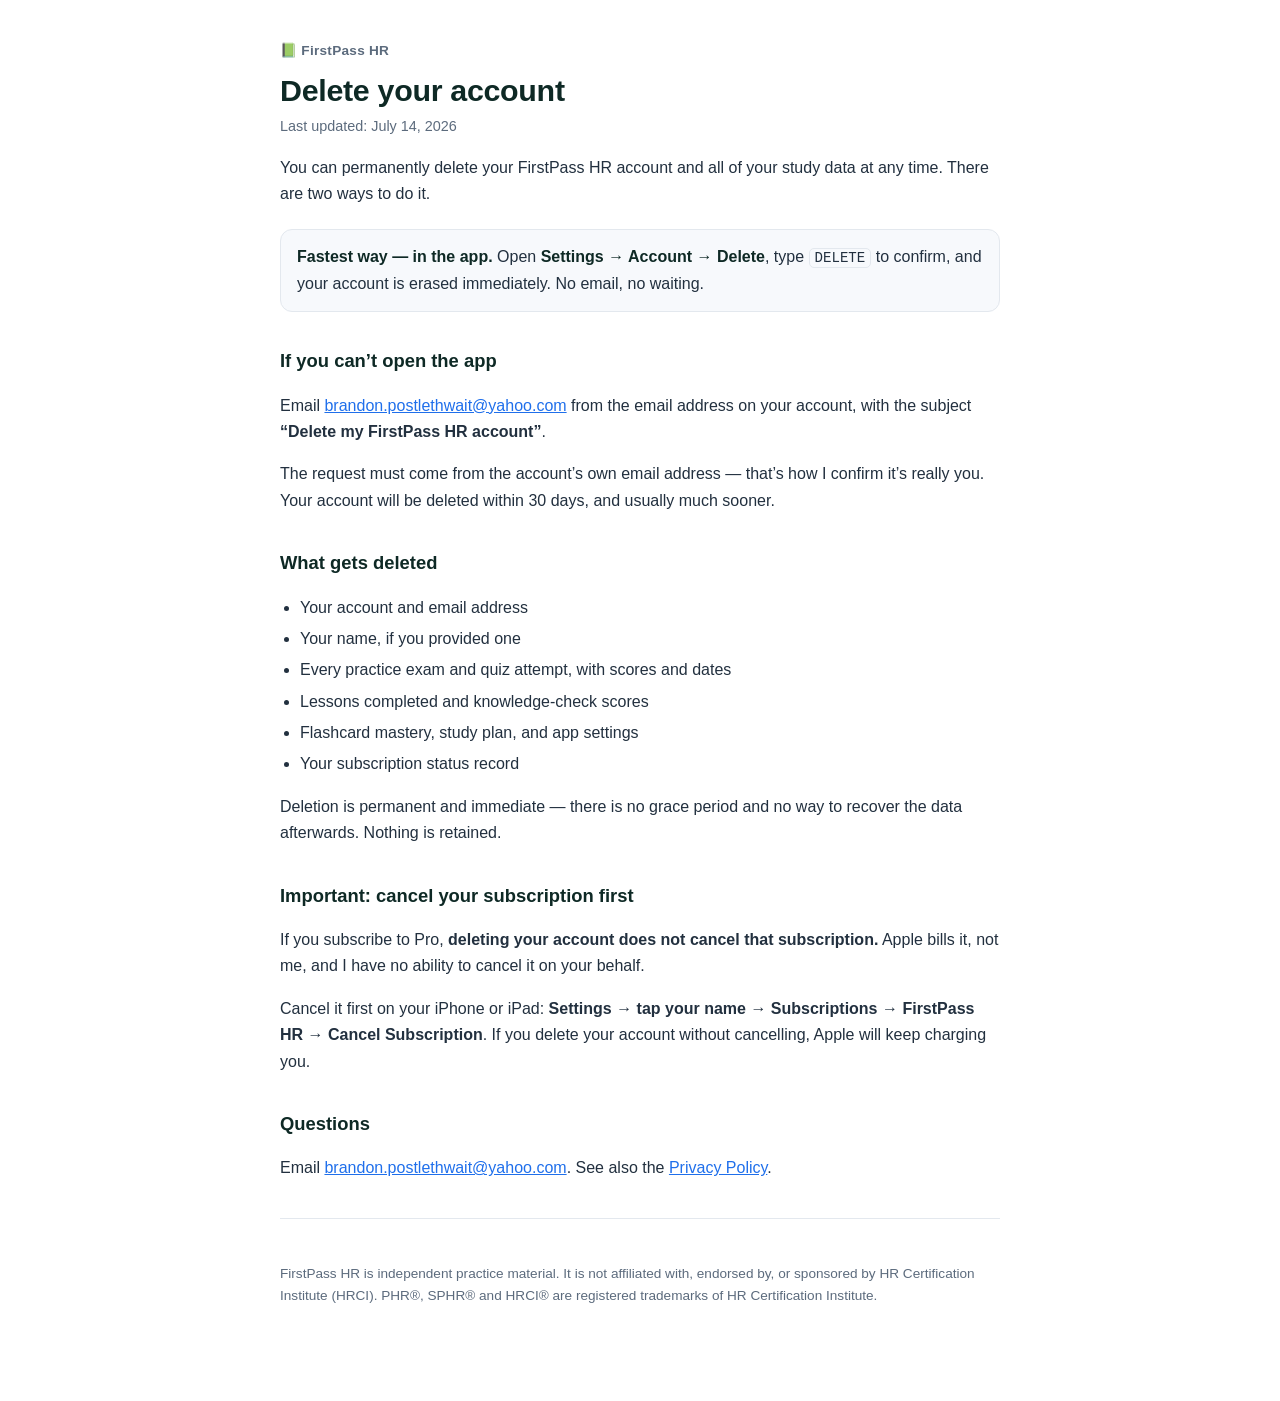
<file: delete-account.html>
<!doctype html>
<html lang="en">
<head>
<meta charset="utf-8" />
<meta name="viewport" content="width=device-width, initial-scale=1" />
<title>Delete your account — FirstPass HR</title>
<link rel="stylesheet" href="style.css" />
</head>
<body>
<main>
  <div class="brand">📗 FirstPass HR</div>
  <h1>Delete your account</h1>
  <p class="updated">Last updated: July 14, 2026</p>

  <p>You can permanently delete your FirstPass HR account and all of your study data at
  any time. There are two ways to do it.</p>

  <div class="tldr">
    <strong>Fastest way — in the app.</strong> Open <strong>Settings → Account →
    Delete</strong>, type <code>DELETE</code> to confirm, and your account is erased
    immediately. No email, no waiting.
  </div>

  <h2>If you can’t open the app</h2>
  <p>Email <a href="mailto:brandon.postlethwait@yahoo.com?subject=Delete%20my%20FirstPass HR%20account">brandon.postlethwait@yahoo.com</a>
  from the email address on your account, with the subject
  <strong>“Delete my FirstPass HR account”</strong>.</p>
  <p>The request must come from the account’s own email address — that’s how I confirm it’s
  really you. Your account will be deleted within 30 days, and usually much sooner.</p>

  <h2>What gets deleted</h2>
  <ul>
    <li>Your account and email address</li>
    <li>Your name, if you provided one</li>
    <li>Every practice exam and quiz attempt, with scores and dates</li>
    <li>Lessons completed and knowledge-check scores</li>
    <li>Flashcard mastery, study plan, and app settings</li>
    <li>Your subscription status record</li>
  </ul>
  <p>Deletion is permanent and immediate — there is no grace period and no way to recover
  the data afterwards. Nothing is retained.</p>

  <h2>Important: cancel your subscription first</h2>
  <p>If you subscribe to Pro, <strong>deleting your account does not cancel that
  subscription.</strong> Apple bills it, not me, and I have no ability to cancel it on
  your behalf.</p>
  <p>Cancel it first on your iPhone or iPad: <strong>Settings → tap your name → Subscriptions
  → FirstPass HR → Cancel Subscription</strong>. If you delete your account without
  cancelling, Apple will keep charging you.</p>

  <h2>Questions</h2>
  <p>Email <a href="mailto:brandon.postlethwait@yahoo.com">brandon.postlethwait@yahoo.com</a>.
  See also the <a href="privacy.html">Privacy Policy</a>.</p>

  <hr />
  <p class="foot">FirstPass HR is independent practice material. It is not affiliated with, endorsed by, or sponsored by HR Certification Institute (HRCI). PHR®, SPHR® and HRCI® are registered trademarks of HR Certification Institute.</p>
</main>
</body>
</html>
</file>
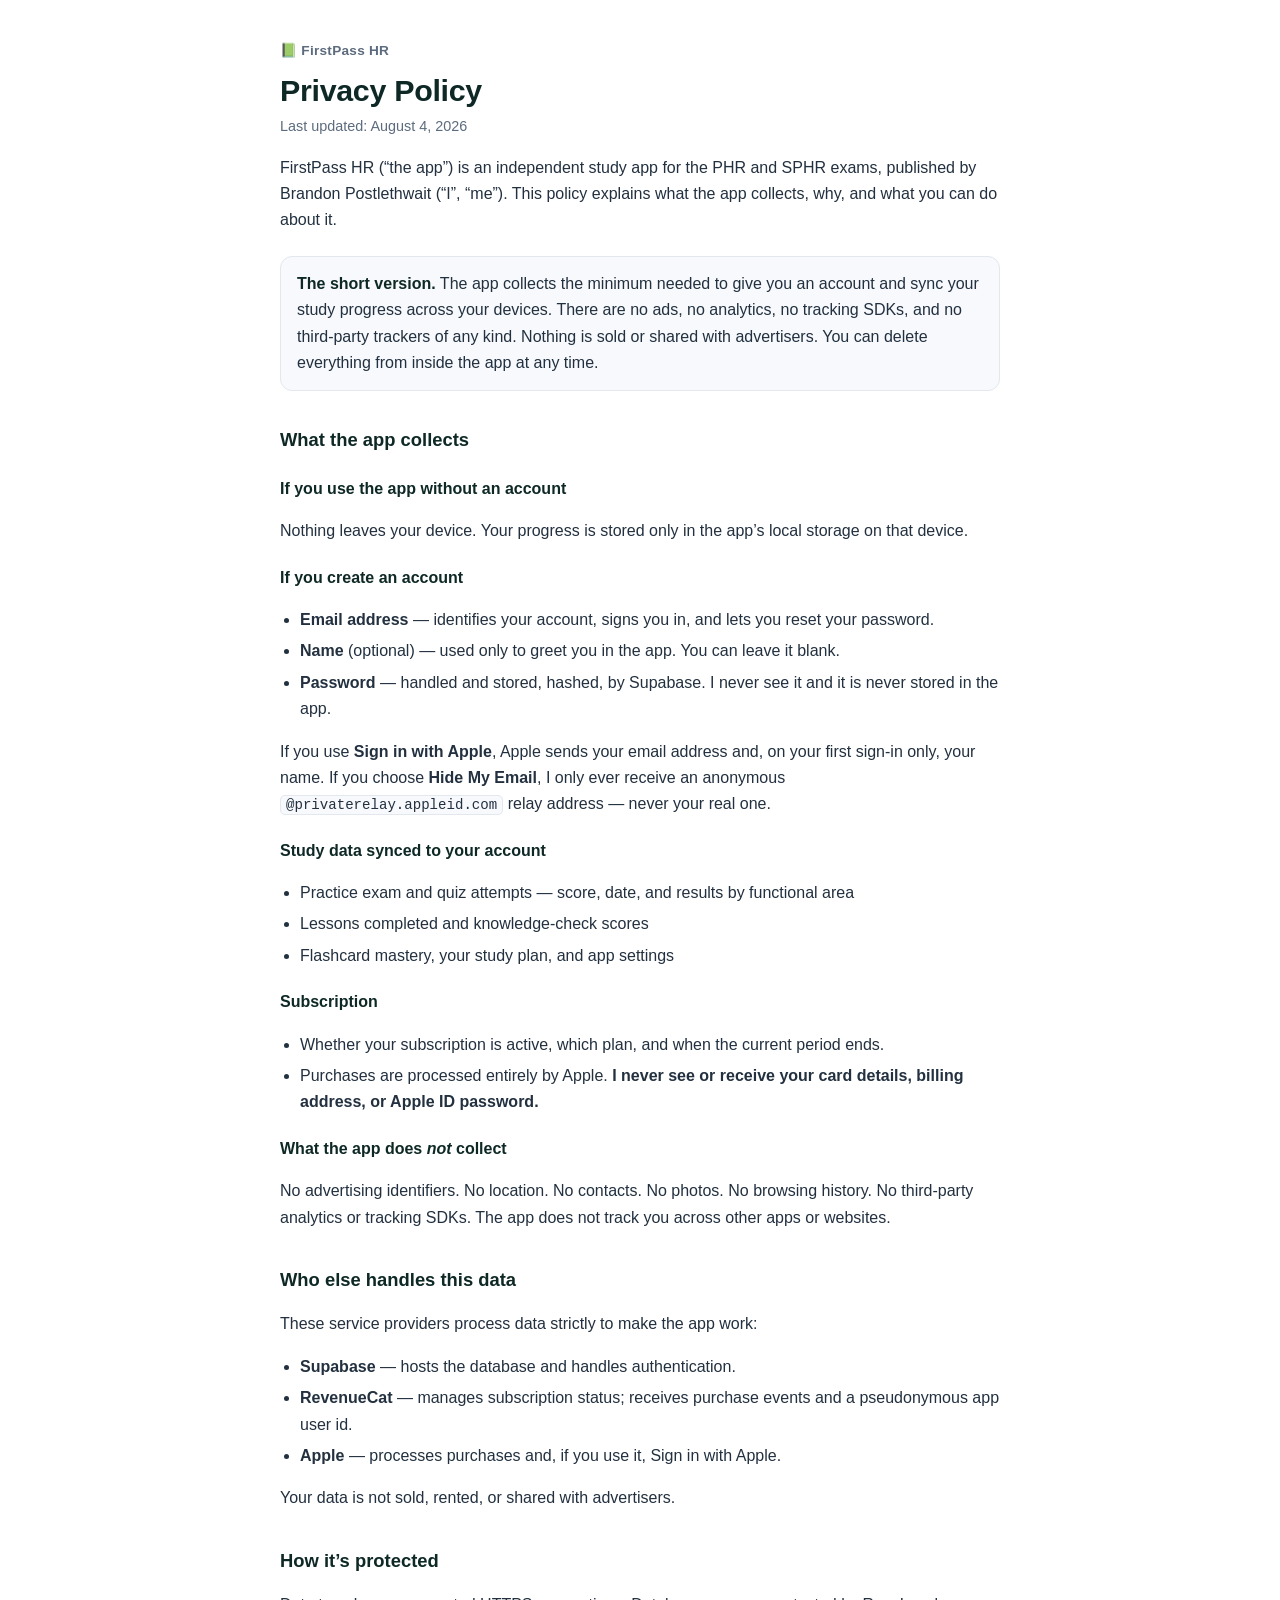
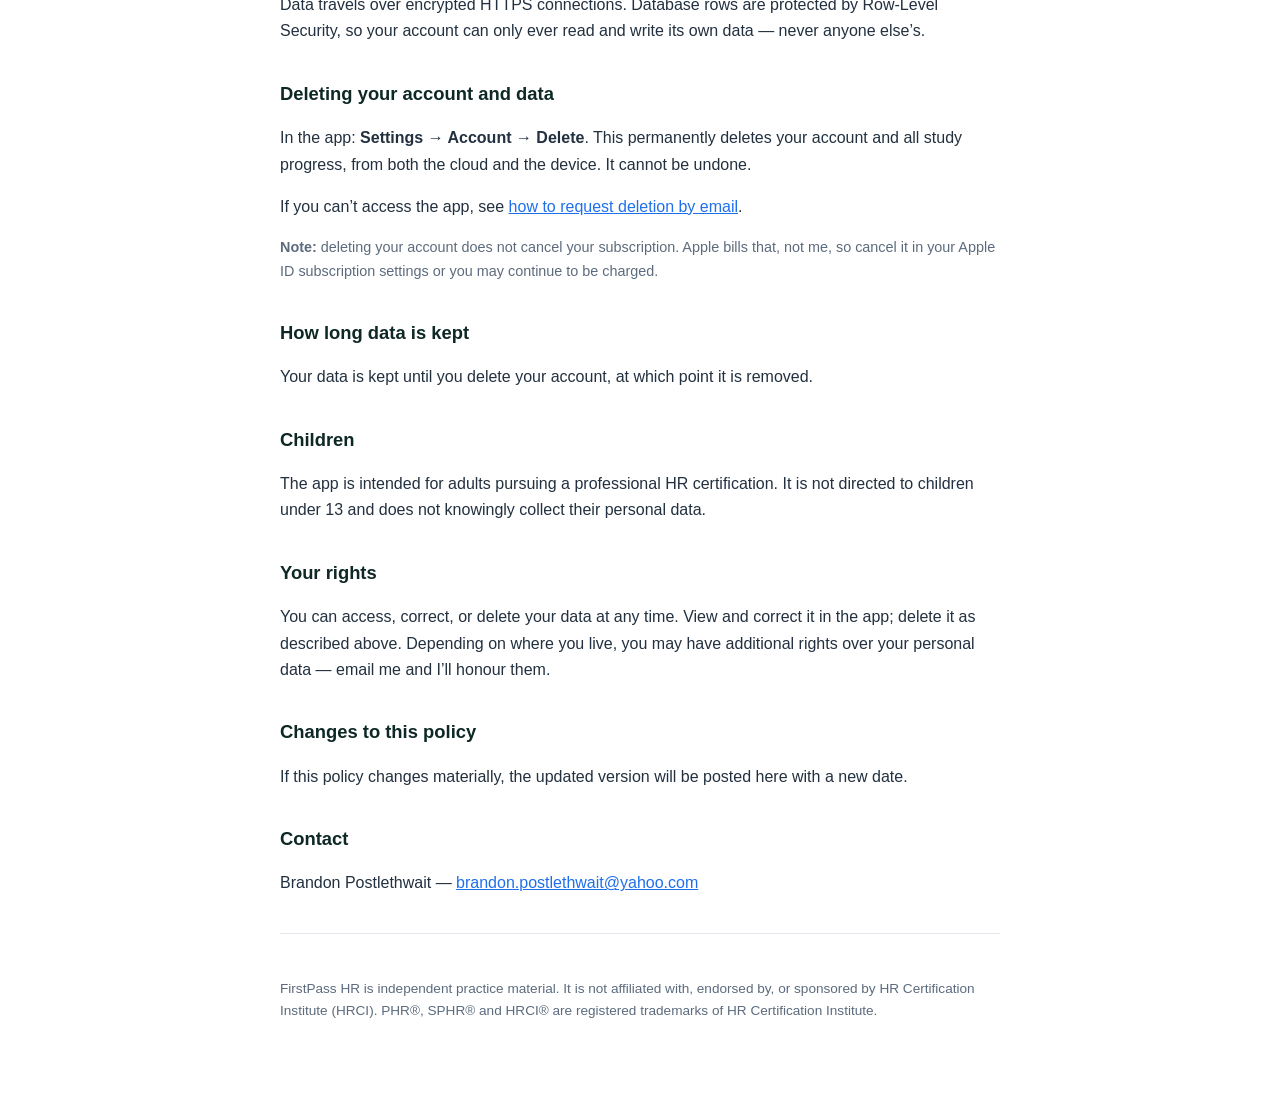
<file: privacy.html>
<!doctype html>
<html lang="en">
<head>
<meta charset="utf-8" />
<meta name="viewport" content="width=device-width, initial-scale=1" />
<title>Privacy Policy — FirstPass HR</title>
<link rel="stylesheet" href="style.css" />
</head>
<body>
<main>
  <div class="brand">📗 FirstPass HR</div>
  <h1>Privacy Policy</h1>
  <p class="updated">Last updated: August 4, 2026</p>

  <p>FirstPass HR (“the app”) is an independent study app for the PHR and SPHR exams,
  published by Brandon Postlethwait (“I”, “me”). This policy explains what the app
  collects, why, and what you can do about it.</p>

  <div class="tldr">
    <strong>The short version.</strong> The app collects the minimum needed to give you
    an account and sync your study progress across your devices. There are no ads, no
    analytics, no tracking SDKs, and no third-party trackers of any kind. Nothing is sold
    or shared with advertisers. You can delete everything from inside the app at any time.
  </div>

  <h2>What the app collects</h2>

  <h3>If you use the app without an account</h3>
  <p>Nothing leaves your device. Your progress is stored only in the app’s local storage
  on that device.</p>

  <h3>If you create an account</h3>
  <ul>
    <li><strong>Email address</strong> — identifies your account, signs you in, and lets
    you reset your password.</li>
    <li><strong>Name</strong> (optional) — used only to greet you in the app. You can
    leave it blank.</li>
    <li><strong>Password</strong> — handled and stored, hashed, by Supabase. I never see
    it and it is never stored in the app.</li>
  </ul>

  <p>If you use <strong>Sign in with Apple</strong>, Apple sends your email address and,
  on your first sign-in only, your name. If you choose <strong>Hide My Email</strong>, I
  only ever receive an anonymous <code>@privaterelay.appleid.com</code> relay address —
  never your real one.</p>

  <h3>Study data synced to your account</h3>
  <ul>
    <li>Practice exam and quiz attempts — score, date, and results by functional area</li>
    <li>Lessons completed and knowledge-check scores</li>
    <li>Flashcard mastery, your study plan, and app settings</li>
  </ul>

  <h3>Subscription</h3>
  <ul>
    <li>Whether your subscription is active, which plan, and when the current period ends.</li>
    <li>Purchases are processed entirely by Apple. <strong>I never see or receive your card
    details, billing address, or Apple ID password.</strong></li>
  </ul>

  <h3>What the app does <em>not</em> collect</h3>
  <p>No advertising identifiers. No location. No contacts. No photos. No browsing history.
  No third-party analytics or tracking SDKs. The app does not track you across other apps
  or websites.</p>

  <h2>Who else handles this data</h2>
  <p>These service providers process data strictly to make the app work:</p>
  <ul>
    <li><strong>Supabase</strong> — hosts the database and handles authentication.</li>
    <li><strong>RevenueCat</strong> — manages subscription status; receives purchase events
    and a pseudonymous app user id.</li>
    <li><strong>Apple</strong> — processes purchases and, if you use it, Sign in with Apple.</li>
  </ul>
  <p>Your data is not sold, rented, or shared with advertisers.</p>

  <h2>How it’s protected</h2>
  <p>Data travels over encrypted HTTPS connections. Database rows are protected by
  Row-Level Security, so your account can only ever read and write its own data — never
  anyone else’s.</p>

  <h2>Deleting your account and data</h2>
  <p>In the app: <strong>Settings → Account → Delete</strong>. This permanently deletes
  your account and all study progress, from both the cloud and the device. It cannot be
  undone.</p>
  <p>If you can’t access the app, see <a href="delete-account.html">how to request
  deletion by email</a>.</p>
  <p class="note"><strong>Note:</strong> deleting your account does not cancel your
  subscription. Apple bills that, not me, so cancel it in your Apple ID subscription
  settings or you may continue to be charged.</p>

  <h2>How long data is kept</h2>
  <p>Your data is kept until you delete your account, at which point it is removed.</p>

  <h2>Children</h2>
  <p>The app is intended for adults pursuing a professional HR certification. It is not
  directed to children under 13 and does not knowingly collect their personal data.</p>

  <h2>Your rights</h2>
  <p>You can access, correct, or delete your data at any time. View and correct it in the
  app; delete it as described above. Depending on where you live, you may have additional
  rights over your personal data — email me and I’ll honour them.</p>

  <h2>Changes to this policy</h2>
  <p>If this policy changes materially, the updated version will be posted here with a new
  date.</p>

  <h2>Contact</h2>
  <p>Brandon Postlethwait — <a href="mailto:brandon.postlethwait@yahoo.com">brandon.postlethwait@yahoo.com</a></p>

  <hr />
  <p class="foot">FirstPass HR is independent practice material. It is not affiliated with, endorsed by, or sponsored by HR Certification Institute (HRCI). PHR®, SPHR® and HRCI® are registered trademarks of HR Certification Institute.</p>
</main>
</body>
</html>
</file>
<file: style.css>
:root {
  --ink: #0e2925;
  --body: #22303f;
  --muted: #5c6b7d;
  --line: #e3e8ee;
  --blue: #1f6feb;
  --bg: #ffffff;
  --card: #f7f9fc;
}
@media (prefers-color-scheme: dark) {
  :root {
    --ink: #e8eef6; --body: #c7d2de; --muted: #93a1b1;
    --line: #26303c; --blue: #5ad0c2; --bg: #0f151c; --card: #161e27;
  }
}
* { box-sizing: border-box; }
body {
  margin: 0;
  padding: 40px 20px 80px;
  background: var(--bg);
  color: var(--body);
  font: 16px/1.65 -apple-system, BlinkMacSystemFont, "Segoe UI", Roboto, Helvetica, Arial, sans-serif;
  -webkit-text-size-adjust: 100%;
}
main { max-width: 720px; margin: 0 auto; }
.brand {
  display: flex; align-items: center; gap: 8px;
  font-weight: 600; color: var(--muted); font-size: 0.85rem;
  letter-spacing: 0.02em; margin-bottom: 10px;
}
h1 { color: var(--ink); font-size: 1.9rem; line-height: 1.2; margin: 0 0 6px; letter-spacing: -0.01em; }
h2 { color: var(--ink); font-size: 1.15rem; margin: 34px 0 8px; }
h3 { color: var(--ink); font-size: 1rem; margin: 20px 0 4px; }
.updated { color: var(--muted); font-size: 0.9rem; margin: 0 0 8px; }
a { color: var(--blue); }
ul { padding-left: 20px; }
li { margin: 5px 0; }
hr { border: none; border-top: 1px solid var(--line); margin: 36px 0; }
.tldr {
  background: var(--card); border: 1px solid var(--line);
  border-radius: 12px; padding: 14px 16px; margin: 22px 0;
}
.tldr strong { color: var(--ink); }
.note { color: var(--muted); font-size: 0.9rem; }
.foot { margin-top: 44px; color: var(--muted); font-size: 0.85rem; }
code {
  background: var(--card); border: 1px solid var(--line);
  padding: 1px 5px; border-radius: 5px; font-size: 0.88em;
}
</file>
